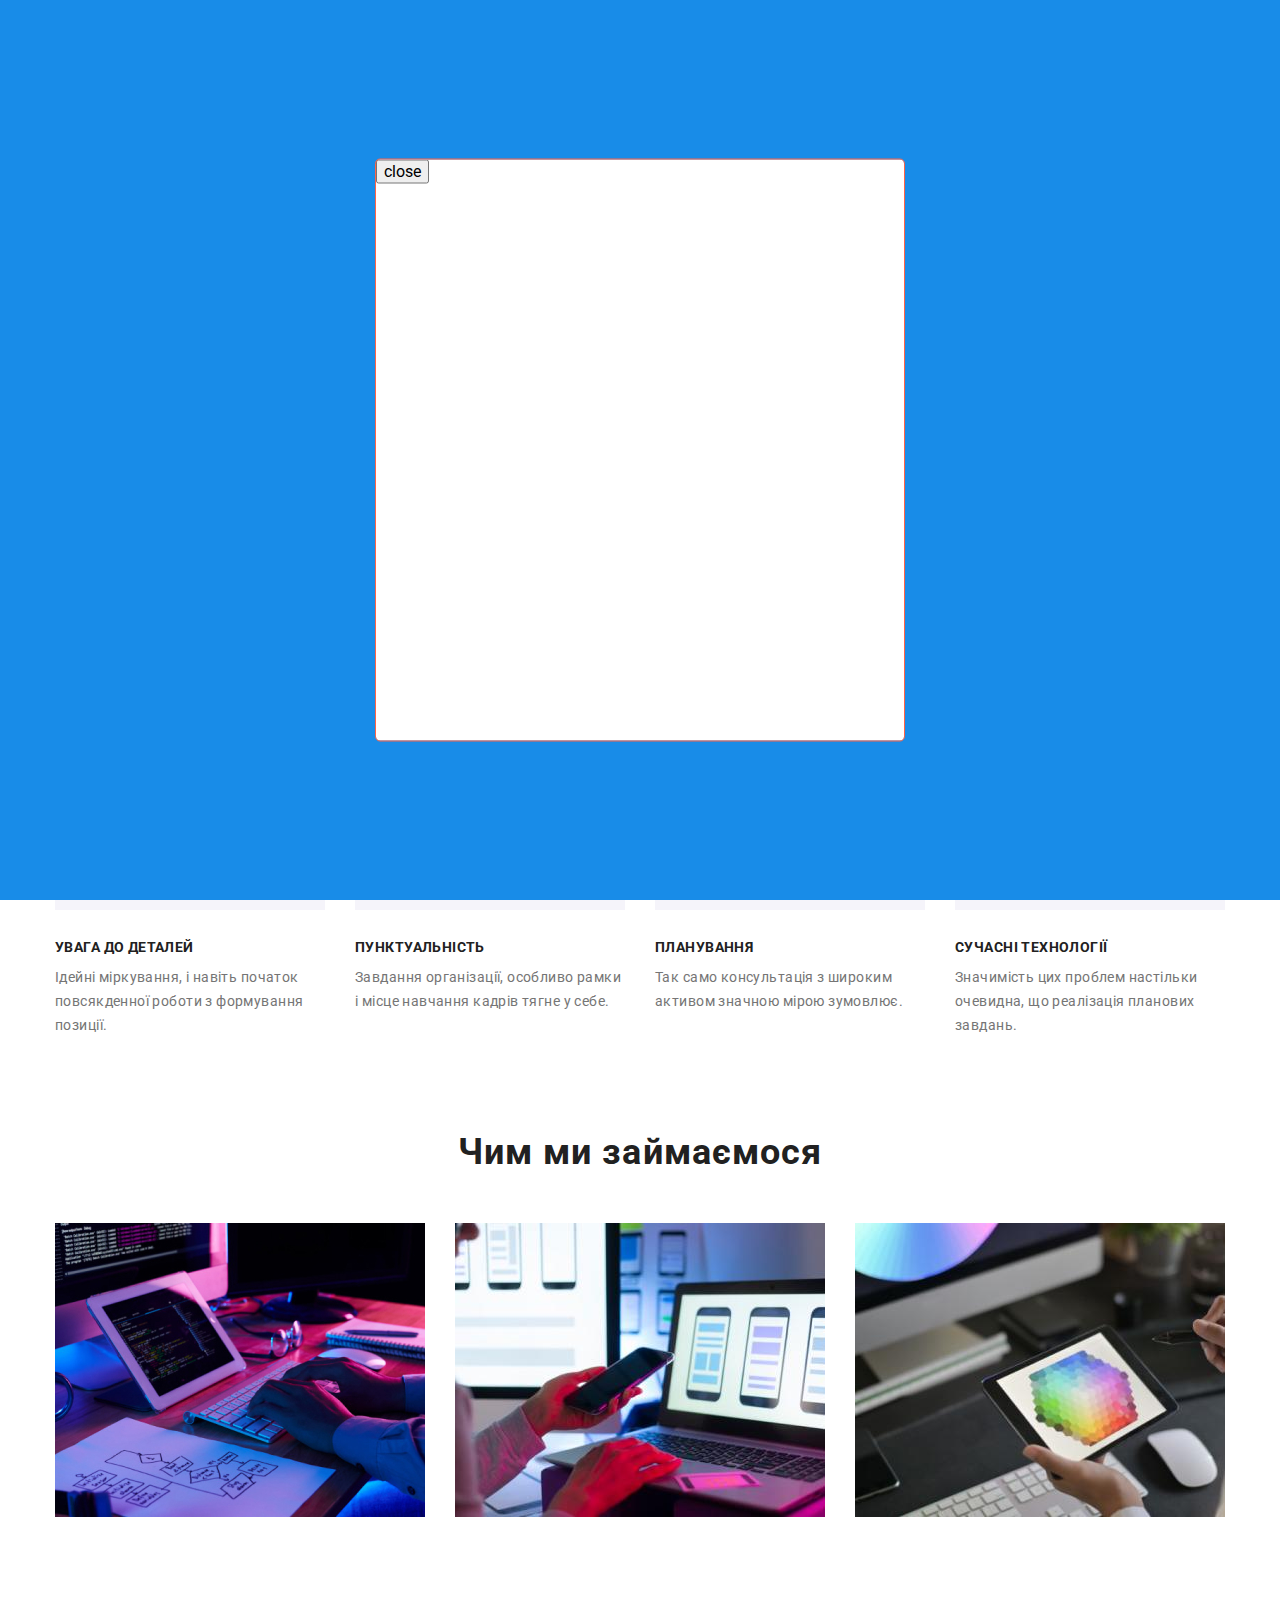
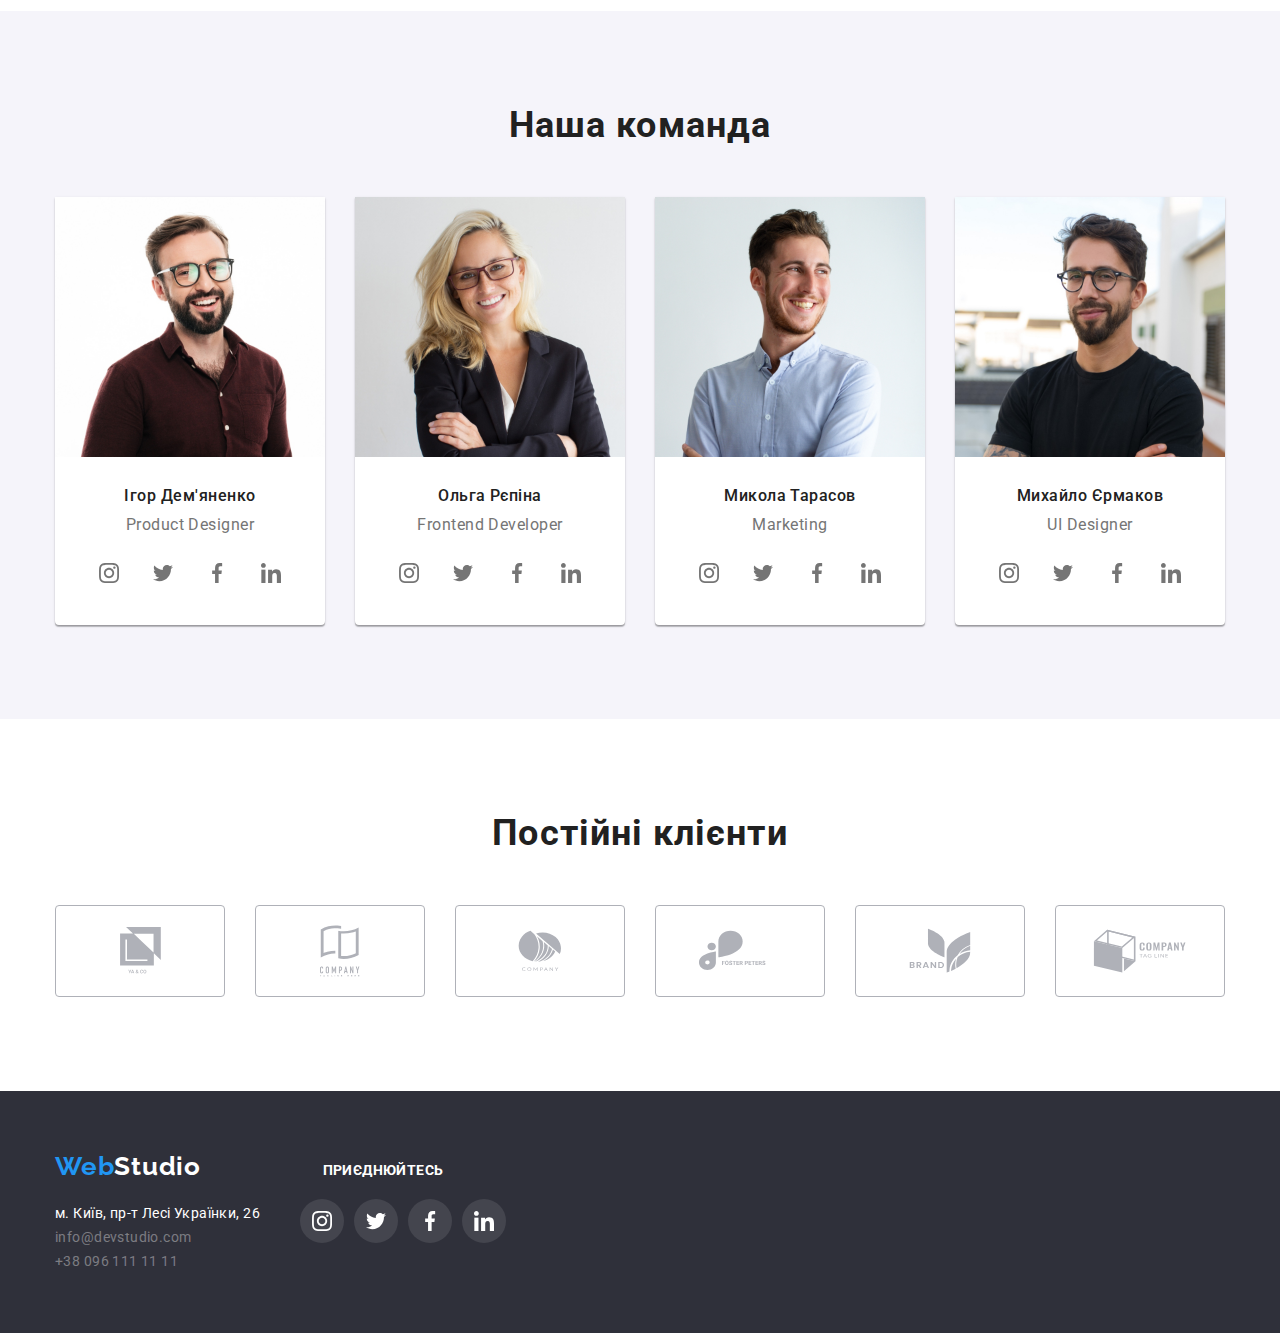
<file: index.html>
<!DOCTYPE html>
<html lang="uk">
  <head>
    <meta charset="UTF-8" />
    <meta http-equiv="X-UA-Compatible" content="IE=edge" />
    <meta name="viewport" content="width=device-width, initial-scale=1.0" />
    <title>webstudio</title>
<link rel="preconnect" href="https://fonts.googleapis.com">
<link rel="preconnect" href="https://fonts.gstatic.com" crossorigin>
<link href="https://fonts.googleapis.com/css2?family=Raleway:wght@700&family=Roboto:wght@400;500;900&display=swap"
  rel="stylesheet">
  <link rel="stylesheet" href="https://cdnjs.cloudflare.com/ajax/libs/modern-normalize/1.1.0/modern-normalize.min.css">
    <link rel="stylesheet" href="./css/style.css">
    
  </head>
  <body>
    <!-- headre -->
    <header class="header">
      <div class="conteiner-header">
       <nav class="navigation">
         <a class="logo" href="./index.html">Web<span class="logoheader">Studio</span></a>
         <ul class="list">
           <li><a class="link current" href="./index.html">Студія</a></li>
           <li><a class="link" href="./portfolio.html">Портфоліо</a></li>
           <li><a class="link" href="">Контакти</a></li>
         </ul>
       </nav>
       <div class="heder-contact">
       <ul class="list">
         <li> 
            <a class="item-header" href="mailto:info@devstudio.com">
              <svg class="icon-contact" width="16" height="12">
                <use href="./images/icons.svg#icon-envelope"></use>
              </svg>
             info@devstudio.com
            </a>
          </li>
         <li><a class="item-header" href="tel:+380961111111">
            <svg class="icon-contact" width="10" height="16">
              <use href="./images/icons.svg#icon-smartphone"></use>
            </svg> +38 096 111 11 11</a>
         </li>
       </ul>
       </div>
      </div>
    </header>
    <main>
<!-- hero -->
      <section class="hero-section">
        <div class="hero-conteiner">
         <h1 class="hero-title">Ефективні рішення для <br> вашого бізнесу</h1>
        <button class="button" type="button" data-modal-open>
          Замовити послугу
         </button>
        </div>
      </section>
<!-- benefits -->
      <section>
        <div class="conteiner">
          <h2 class="visually-hidden">benefits</h2>
         <ul class="list-benefits">

            <li>
              <div class="conteiner-icon">
                <svg width="70" height="70">
                  <use href="./images/icons.svg#icon-antenna"></use>
                </svg>
              </div>
              <h3 class="title-benefits">Увага до деталей</h3>
              <p class="discr-benefits">
                Ідейні міркування, і навіть початок повсякденної роботи з формування позиції.
              </p>
            </li>

            <li>
              <div class="conteiner-icon">
                <svg width="70" height="70">
                  <use href="./images/icons.svg#icon-clock"></use>
                </svg>
              </div>
              <h3 class="title-benefits">Пунктуальність</h3>
              <p class="discr-benefits">
                 Завдання організації, особливо рамки і місце навчання кадрів тягне у себе.
              </p>
            </li>

            <li>
              <div class="conteiner-icon">
                <svg width="70" height="70">
                  <use href="./images/icons.svg#icon-diagram"></use>
                </svg>
              </div>
              <h3 class="title-benefits">Планування</h3>
              <p class="discr-benefits">
                Так само консультація з широким активом значною мірою зумовлює.
              </p>
            </li>

            <li>
              <div class="conteiner-icon">
                <svg width="70" height="70">
                  <use href="./images/icons.svg#icon-astronaut"></use>
                </svg>
              </div>
              <h3 class="title-benefits">Сучасні технології</h3>
              <p class="discr-benefits">
                Значимість цих проблем настільки очевидна, що реалізація планових
                завдань.
              </p>
            </li>
         </ul>
        </div>
      </section>
<!-- about -->
      <section> 
        <div class="conteiner-about">
         <h2 class="title-about"> Чим ми займаємося</h2>
         <ul class="list-about">
          <li> 
          <img src="./images/komputer.jpg" alt="компютер" width="370">
          </li>
          <li> 
            <img src="./images/telefon.jpg" alt="телефон " width="370">
          </li>
          <li> 
            <img src="./images/laptop.jpg" alt="планшет " width="370">
          </li>
         </ul>
        </div>
      </section>
<!-- comand -->
      <section class="comand">
        <div class="conteiner">
         <h2 class="title-comand"> Наша команда</h2>
         <ul class="list-comand">

         <li>
          <div class="card-comand">
             <a href="">
             <img class="comand-pfoto" src="./images/ChristopherWalker.jpg" alt="фото учасника команди" width="270">
             </a>
           <h3 class="name-comand">Ігор Дем'яненко</h3>
           <p class="discr-comand">Product Designer</p>

           <ul class="list-ss">

             <li class="item-ss">
                <a class="link-ss" href="#">
                 <svg width="20" height="20">
                   <use href="./images/icons.svg#icon-instagram"></use>
                 </svg>
                </a>
             </li>

             <li class="item-ss">
                <a class="link-ss" href="#">
                  <svg width="20" height="20">
                    <use href="./images/icons.svg#icon-twitter"></use>
                  </svg>
                </a>
             </li>

             <li class="item-ss">
               <a class="link-ss" href="#">
                 <svg width="20" height="20">
                   <use href="./images/icons.svg#icon-facebook"></use>
                 </svg>
               </a>
              </li>

             <li class="item-ss">
                <a class="link-ss" href="#">
                  <svg width="20" height="20">
                    <use href="./images/icons.svg#icon-linkedin"></use>
                  </svg>
                </a>
             </li>
           </ul>
         </div>
         </li>

         <li>
           <div class="card-comand">
              <a href="">
               <img class="comand-pfoto" src="./images/KylieEvans.jpg" alt="фото учасника команди" width="270">
              </a>
              <h3 class="name-comand">Ольга Рєпіна</h3>
              <p class="discr-comand">Frontend Developer</p>

              <ul class="list-ss">
                <li class="item-ss">
                  <a class="link-ss" href="#">
                    <svg width="20" height="20">
                      <use href="./images/icons.svg#icon-instagram"></use>
                    </svg>
                  </a>
                </li>

                <li class="item-ss">
                  <a class="link-ss" href="#">
                    <svg width="20" height="20">
                      <use href="./images/icons.svg#icon-twitter"></use>
                    </svg>
                  </a>
                </li>

                <li class="item-ss">
                  <a class="link-ss" href="#">
                    <svg width="20" height="20">
                      <use href="./images/icons.svg#icon-facebook"></use>
                    </svg>
                  </a>
                </li>

                <li class="item-ss">
                  <a class="link-ss" href="#">
                    <svg width="20" height="20">
                      <use href="./images/icons.svg#icon-linkedin"></use>
                    </svg>
                  </a>
                </li>
              </ul>
            </div>
         </li>

         <li>
           <div class="card-comand">
              <a href="">
               <img class="comand-pfoto" src="./images/RyanHarris.jpg" alt="фото учасника команди" width="270">
              </a>
              <h3 class="name-comand">Микола Тарасов</h3>
              <p class="discr-comand">Marketing</p>

              <ul class="list-ss">
                <li class="item-ss">
                  <a class="link-ss" href="#">
                    <svg width="20" height="20">
                      <use href="./images/icons.svg#icon-instagram"></use>
                    </svg>
                  </a>
                </li>

                <li class="item-ss">
                  <a class="link-ss" href="#">
                    <svg width="20" height="20">
                      <use href="./images/icons.svg#icon-twitter"></use>
                    </svg>
                  </a>
                </li>

                <li class="item-ss">
                  <a class="link-ss" href="#">
                    <svg width="20" height="20">
                      <use href="./images/icons.svg#icon-facebook"></use>
                    </svg>
                  </a>
                </li>

                <li class="item-ss">
                  <a class="link-ss" href="#">
                    <svg width="20" height="20">
                      <use href="./images/icons.svg#icon-linkedin"></use>
                    </svg>
                  </a>
                </li>
              </ul>
           </div>
         </li>

         <li>
           <div class="card-comand">
             <a href="">
              <img class="comand-pfoto" src="./images/TyleMoore.jpg" alt="фото учасника команди" width="270">
             </a>
             <h3 class="name-comand">Михайло Єрмаков</h3>
             <p class="discr-comand">UI Designer</p>

            <ul class="list-ss">
              <li class="item-ss">
                <a class="link-ss" href="#">
                  <svg width="20" height="20">
                    <use href="./images/icons.svg#icon-instagram"></use>
                  </svg>
                </a>
              </li>

              <li class="item-ss">
                <a class="link-ss" href="#">
                  <svg width="20" height="20">
                    <use href="./images/icons.svg#icon-twitter"></use>
                  </svg>
                </a>
              </li>

              <li class="item-ss">
                <a class="link-ss" href="#">
                  <svg width="20" height="20">
                    <use href="./images/icons.svg#icon-facebook"></use>
                  </svg>
                </a>
              </li>

              <li class="item-ss">
                <a class="link-ss" href="#">
                  <svg width="20" height="20">
                    <use href="./images/icons.svg#icon-linkedin"></use>
                  </svg>
                </a>
              </li>
            </ul>
           </div>
         </li>

         </ul>
        </div>
      </section>
<!-- clients -->
      <section>
        <div class="conteiner">
           <h2 class="title-clients">Постійні клієнти</h2>
           <ul class="list-clients">
             <li class="item-clients">
               <a class="link-clients" href="#"> 
               <svg width="41" height="46.7">
                 <use href="./images/icons.svg#icon-ya"></use>
               </svg>
               </a>
             </li>

            <li class="item-clients">
              <a class="link-clients" href="#">
                <svg width="40" height="52">
                  <use href="./images/icons.svg#icon-tagline-here"></use>
                </svg>
              </a>
            </li>

            <li class="item-clients">
              <a class="link-clients" href="#">
                <svg width="43.46" height="41.18">
                  <use href="./images/icons.svg#icon-company"></use>
                </svg>
              </a>
            </li>

            <li class="item-clients">
              <a class="link-clients" href="#">
                <svg width="84.44" height="40.62">
                  <use href="./images/icons.svg#icon-foster"></use>
                </svg>
              </a>
            </li>

            <li class="item-clients">
              <a class="link-clients" href="#">
                <svg width="62.54" height="45.43">
                  <use href="./images/icons.svg#icon-brand"></use>
                </svg>
              </a>
            </li>

            <li class="item-clients">
              <a class="link-clients" href="#">
                <svg width="93.79" height="43.93">
                  <use href="./images/icons.svg#icon-tag-line"></use>
                </svg>
              </a>
            </li>
           </ul>
        </div>    
      </section>

    </main>
    <!-- footer -->
    <footer class="footer">
      <div class="conteiner-footer">
        <div> 
          <a class="logo" href="./index.html">Web<span class="logofooter">Studio</span></a>
          <div class="conteiner-address">
           <address>  
             <a class="adress" href="https://goo.gl/maps/nomMpyDYktcrUSkX7" target="_blank"
              rel="noopener noreferrer nofollow">м. Київ, пр-т Лесі Українки, 26</a>
             <ul class="list-footer">
              <li><a class="mail-footer" href="mailto:info@devstudio.com"> info@devstudio.com</a></li>
              <li><a class="tel-footer" href="tel:+380961111111"> +38 096 111 11 11</a></li>
             </ul>
           </address>
          </div>
        </div>
        <div>
          <h2 class="title-footer-link">приєднюйтесь</h2>
          <ul class="footer-list-ss">
            <li class="footer-item-ss">
              <a class="footer-link-ss" href="#">
                <svg width="20" height="20">
                  <use href="./images/icons.svg#icon-instagram"></use>
                </svg>
              </a>
            </li>

            <li class="footer-item-ss">
              <a class="footer-link-ss" href="#">
                <svg width="20" height="20">
                  <use href="./images/icons.svg#icon-twitter"></use>
                </svg>
              </a>
            </li>

            <li class="footer-item-ss">
              <a class="footer-link-ss" href="#">
                <svg width="20" height="20">
                  <use href="./images/icons.svg#icon-facebook"></use>
                </svg>
              </a>
            </li>

            <li class="footer-item-ss">
              <a class="footer-link-ss" href="#">
                <svg width="20" height="20">
                  <use href="./images/icons.svg#icon-linkedin"></use>
                </svg>
              </a>
            </li>
          </ul>
        </div>
      </div>
    </footer>
    <!-- modal -->

    <div class="backdrop is-hidden" data-modal>
      <div class="modal">
        <button type="button" data-modal-close>close </button>
      </div>
    </div>
    <script src="./js/modal.js"></script>
    
  </body>
  

  
</html>
</file>
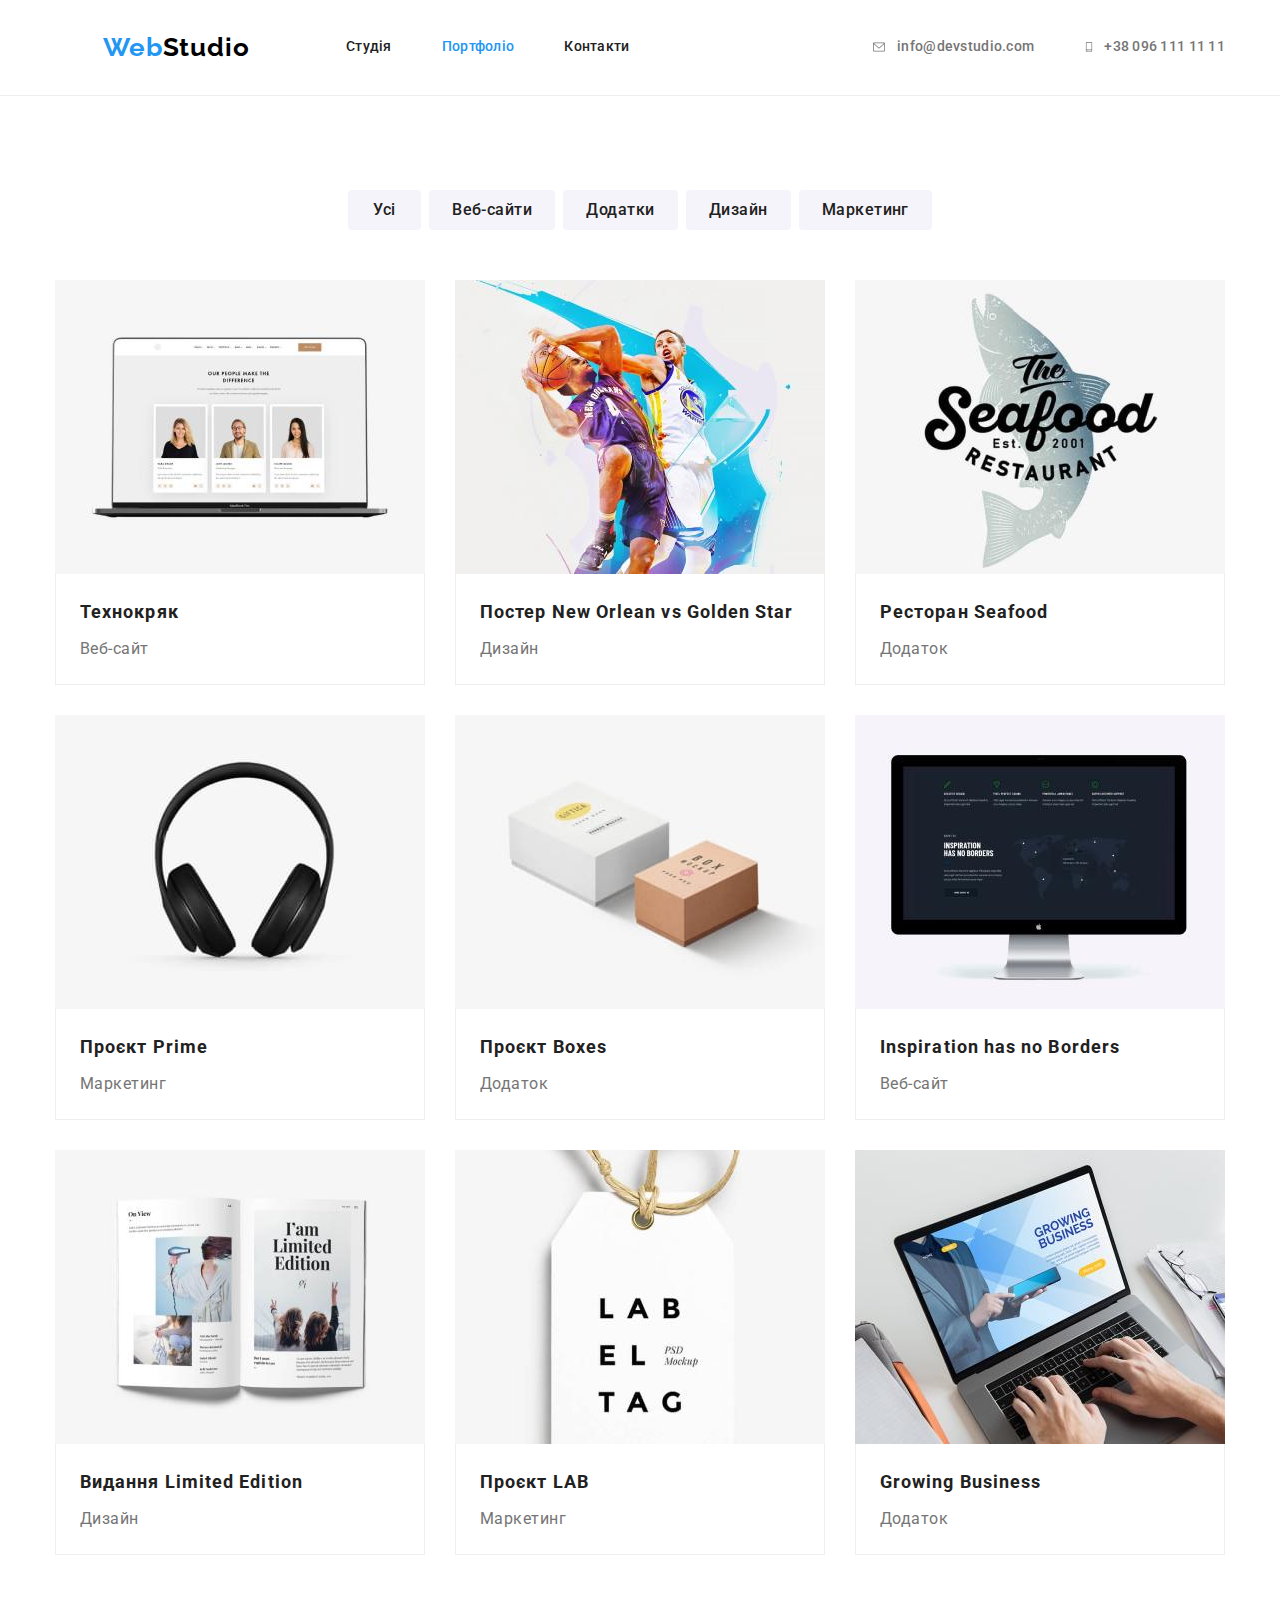
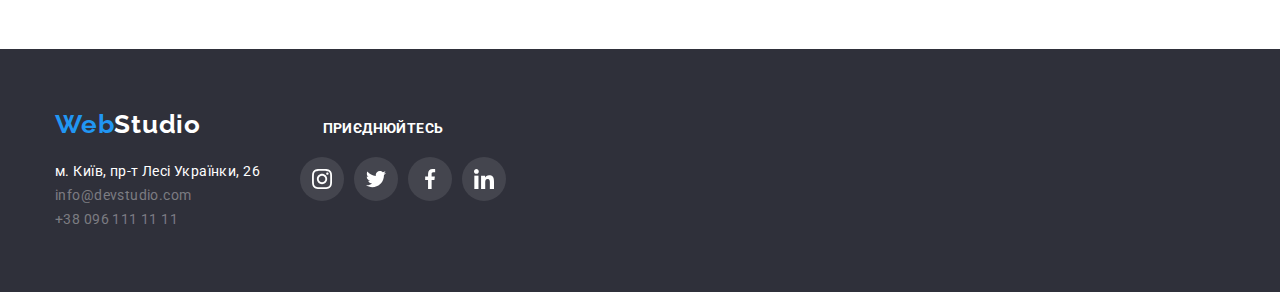
<file: portfolio.html>
<!DOCTYPE html>
<html lang="uk">
<head>
    <meta charset="UTF-8">
    <meta http-equiv="X-UA-Compatible" content="IE=edge">
    <meta name="viewport" content="width=device-width, initial-scale=1.0">
    <title>Document</title>
    <link rel="preconnect" href="https://fonts.googleapis.com">
    <link rel="preconnect" href="https://fonts.gstatic.com" crossorigin>
    <link href="https://fonts.googleapis.com/css2?family=Raleway:wght@700&family=Roboto:wght@400;500;900&display=swap"
      rel="stylesheet">
      <link rel="stylesheet" href="https://cdnjs.cloudflare.com/ajax/libs/modern-normalize/1.1.0/modern-normalize.min.css">
    <link rel="stylesheet" href="./css/style.css">
</head>
<body>
  <!-- header -->
    <header class="header">
      <div class="conteiner-header">
        <nav class="navigation">
          <a class="logo" href="./index.html">Web<span class="logoheader">Studio</span></a>
          <ul class="list">
            <li><a class="link" href="./index.html">Студія</a></li>
            <li><a class="link current" href="./portfolio.html">Портфоліо</a></li>
            <li><a class="link" href="">Контакти</a></li>
          </ul>
        </nav>
        <div class="heder-contact">
          <ul class="list">
            <li>
              <a class="item-header" href="mailto:info@devstudio.com">
                <svg class="icon-contact" width="16" height="12">
                  <use href="./images/icons.svg#icon-envelope"></use>
                </svg>
                info@devstudio.com
              </a>
            </li>
            <li><a class="item-header" href="tel:+380961111111">
                <svg class="icon-contact" width="10" height="16">
                  <use href="./images/icons.svg#icon-smartphone"></use>
                </svg> +38 096 111 11 11</a>
            </li>
          </ul>
        </div>
      </div>
    </header>

  <main>
<!-- portfolio -->
        <section>
          <div class="conteiner">
            <h1 class="visually-hidden">projects</h1>
            <ul class="list-filtr">
                <li > <button class="button-filtr" type="button">Усі</button></li>
                <li> <button class="button-filtr" type="button">Веб-сайти</button></li>
                <li> <button class="button-filtr" type="button">Додатки</button></li>
                <li> <button class="button-filtr" type="button">Дизайн</button></li>
                <li> <button class="button-filtr" type="button">Маркетинг</button></li>
            </ul>
            <ul class="list-projects">
                <li class="project-item">
                  <div class="card-project">
                    <a class="card-content" href="#">
                      <div class="box">
                        <img src="./images/portfolioweb.jpg" alt="ноутбук" width="370" > 
                        <div class="overlay">
                          <p class="overlay-discr">Ресурс пропонує комплексні пропозиції з різним рівнем
                             функціоналу та сервісів. Все це дозволить відвідувачу отримати
                             вичерпні відомості про компанію чи приватну особу.
                          </p>
                        </div>
                      </div>
                     <div class="card-project-discr">
                       <h2  class="card-title">Технокряк</h2>
                       <p class="card-discr">Веб-сайт</p>
                      </div>
                    </a>
                    </div>
                  </li>

                  <li class="project-item">
                    <div class="card-project">
                      <a class="card-content" href="#">
                        <div class="box">
                          <img src="./images/poster.jpg" alt="баскетболісти" width="370">
                         <div class="overlay">
                           <p class="overlay-discr">Ресурс пропонує комплексні пропозиції з різним рівнем
                             функціоналу та сервісів. Все це дозволить відвідувачу отримати
                             вичерпні відомості про компанію чи приватну особу.
                           </p>
                         </div>
                        </div>
                       <div class="card-project-discr">
                         <h2 class="card-title">Постер New Orlean vs Golden Star</h2>
                         <p class="card-discr">Дизайн</p>
                       </div>
                      </a>
                    </div>
                  </li>

                  <li class="project-item">
                    <div class="card-project">
                      <a class="card-content" href="#">
                        <div class="box">
                          <img src="./images/restoran.jpg" alt="постерресторана" width="370">
                         <div class="overlay">
                           <p class="overlay-discr">Ресурс пропонує комплексні пропозиції з різним рівнем
                             функціоналу та сервісів. Все це дозволить відвідувачу отримати
                             вичерпні відомості про компанію чи приватну особу.
                           </p>
                         </div>
                        </div>
                       <div class="card-project-discr">
                         <h2 class="card-title">Ресторан Seafood</h2>
                         <p class="card-discr">Додаток</p>
                       </div>
                      </a>
                    </div>

                  </li>
                  <li class="project-item">
                    <div class="card-project">
                      <a class="card-content" href="#">
                        <div class="box">
                         <img src="./images/prime.jpg" alt="навушники" width="370">
                          <div class="overlay">
                            <p class="overlay-discr">Ресурс пропонує комплексні пропозиції з різним рівнем
                              функціоналу та сервісів. Все це дозволить відвідувачу отримати
                              вичерпні відомості про компанію чи приватну особу.
                            </p>
                          </div>
                       </div>
                       <div class="card-project-discr">
                         <h2 class="card-title">Проєкт Prime</h2>
                         <p class="card-discr">Маркетинг</p>
                       </div>
                      </a>
                    </div>
                  </li>

                  <li class="project-item">
                    <div class="card-project">
                      <a class="card-content" href="#">
                        <div class="box">
                          <img src="./images/box.jpg" alt="дві коробки" width="370">
                         <div class="overlay">
                           <p class="overlay-discr">Ресурс пропонує комплексні пропозиції з різним рівнем
                             функціоналу та сервісів. Все це дозволить відвідувачу отримати
                             вичерпні відомості про компанію чи приватну особу.
                           </p>
                         </div>
                        </div>
                       <div class="card-project-discr">
                         <h2 class="card-title">Проєкт Boxes</h2>
                         <p class="card-discr">Додаток</p>
                       </div>
                      </a>
                    </div>
                  </li>

                  <li class="project-item">
                    <div class="card-project">
                      <a class="card-content" href="#">
                        <div class="box">
                          <img src="./images/inspiration.jpg" alt="ноутбук" width="370">
                         <div class="overlay">
                           <p class="overlay-discr">Ресурс пропонує комплексні пропозиції з різним рівнем
                             функціоналу та сервісів. Все це дозволить відвідувачу отримати
                             вичерпні відомості про компанію чи приватну особу.
                           </p>
                         </div>
                        </div>
                       <div class="card-project-discr">
                         <h2 class="card-title">Inspiration has no Borders</h2>
                         <p class="card-discr">Веб-сайт</p>
                       </div>
                      </a>
                    </div>
                  </li>

                  <li class="project-item">
                    <div class="card-project">
                      <a class="card-content" href="#">
                        <div class="box">
                          <img src="./images/limitededition.jpg" alt="книга" width="370">
                          <div class="overlay">
                            <p class="overlay-discr">Ресурс пропонує комплексні пропозиції з різним рівнем
                              функціоналу та сервісів. Все це дозволить відвідувачу отримати
                              вичерпні відомості про компанію чи приватну особу.
                            </p>
                          </div>
                        </div>
                       <div class="card-project-discr">
                         <h2 class="card-title">Видання Limited Edition</h2>
                         <p class="card-discr">Дизайн</p>
                       </div>
                      </a>
                    </div>
                  </li>

                  <li class="project-item">
                    <div class="card-project">
                      <a class="card-content" href="#">
                        <div class="box">
                           <img src="./images/lab.jpg" alt="лейба" width="370">
                          <div class="overlay">
                            <p class="overlay-discr">Ресурс пропонує комплексні пропозиції з різним рівнем
                              функціоналу та сервісів. Все це дозволить відвідувачу отримати
                              вичерпні відомості про компанію чи приватну особу.
                            </p>
                          </div>
                        </div>
                       <div class="card-project-discr">
                         <h2 class="card-title">Проєкт LAB</h2>
                         <p class="card-discr">Маркетинг</p>
                       </div>
                      </a>
                    </div>
                  </li>

                  <li class="project-item">
                    <div class="card-project">
                      <a class="card-content" href="#">
                        <div class="box">
                           <img src="./images/growing.jpg" alt="ноутбук" width="370">
                          <div class="overlay">
                            <p class="overlay-discr">Ресурс пропонує комплексні пропозиції з різним рівнем
                              функціоналу та сервісів. Все це дозволить відвідувачу отримати
                              вичерпні відомості про компанію чи приватну особу.
                            </p>
                          </div>
                        </div>
                       <div class="card-project-discr">
                        <h2 class="card-title">Growing Business</h2>
                        <p class="card-discr">Додаток</p>
                       </div>
                      </a>
                    </div>
                  </li>
            </ul>
            </div>
        </section>
    </main>
    <!-- footer -->
    <footer class="footer">
      <div class="conteiner-footer">
        <div>
          <a class="logo" href="./index.html">Web<span class="logofooter">Studio</span></a>
          <div class="conteiner-address">
            <address>
              <a class="adress" href="https://goo.gl/maps/nomMpyDYktcrUSkX7" target="_blank"
                rel="noopener noreferrer nofollow">м. Київ, пр-т Лесі Українки, 26</a>
              <ul class="list-footer">
                <li><a class="mail-footer" href="mailto:info@devstudio.com"> info@devstudio.com</a></li>
                <li><a class="tel-footer" href="tel:+380961111111"> +38 096 111 11 11</a></li>
              </ul>
            </address>
          </div>
        </div>
        <div>
          <h2 class="title-footer-link">приєднюйтесь</h2>
          <ul class="footer-list-ss">
            <li class="footer-item-ss">
              <a class="footer-link-ss" href="#">
                <svg width="20" height="20">
                  <use href="./images/icons.svg#icon-instagram"></use>
                </svg>
              </a>
            </li>
            <li class="footer-item-ss">
              <a class="footer-link-ss" href="#">
                <svg width="20" height="20">
                  <use href="./images/icons.svg#icon-twitter"></use>
                </svg>
              </a>
            </li>
            <li class="footer-item-ss">
              <a class="footer-link-ss" href="#">
                <svg width="20" height="20">
                  <use href="./images/icons.svg#icon-facebook"></use>
                </svg>
              </a>
            </li>
            <li class="footer-item-ss">
              <a class="footer-link-ss" href="#">
                <svg width="20" height="20">
                  <use href="./images/icons.svg#icon-linkedin"></use>
                </svg>
              </a>
            </li>
        </div>
      </div>
    </footer>
  </body>
</html>
</file>
<file: css/style.css>
/* @font-face { */
    /* font-family: 'Raleway'; */
    /* font-style: normal; */
    /* font-weight: 700; */
    /* src: local('Raleway'), */
        /* url('../fonts/raleway-v28-latin-700.woff2') format('woff2'), */
/*         */
        /* url('../fonts/raleway-v28-latin-700.woff') format('woff'); */
   /* }     */

    /* @font-face { */
        /* font-family: 'Roboto'; */
        /* font-style: normal; */
        /* font-weight: 400; */
        /* src: local('Roboto'), */
            /* url('../fonts/roboto-v30-latin-regular.woff2') format('woff2'), */
            
            /* url('../fonts/roboto-v30-latin-regular.woff') format('woff'); */
        
    /* } */
/*  */
   
    /* @font-face { */
        /* font-family: 'Roboto'; */
        /* font-style: normal; */
        /* font-weight: 500; */
        /* src: local('Roboto'), */
            /* url('../fonts/roboto-v30-latin-500.woff2') format('woff2'), */
            
            /* url('../fonts/roboto-v30-latin-500.woff') format('woff'); */
        /* Chrome 6+, Firefox 3.6+, IE 9+, Safari 5.1+ */
    /* } */
/*  */
   
    /* @font-face { */
        /* font-family: 'Roboto'; */
        /* font-style: normal; */
        /* font-weight: 700; */
        /* src: local('Roboto'), */
            /* url('../fonts/roboto-v30-latin-700.woff2') format('woff2'), */
            /* Chrome 26+, Opera 23+, Firefox 39+ */
            /* url('../fonts/roboto-v30-latin-700.woff') format('woff'); */
        /* Chrome 6+, Firefox 3.6+, IE 9+, Safari 5.1+ */
    /* } */
/*  */
  
    /* @font-face { */
        /* font-family: 'Roboto'; */
        /* font-style: normal; */
        /* font-weight: 900; */
        /* src: local('Roboto'), */
            /* url('../fonts/roboto-v30-latin-900.woff2') format('woff2'), */
            /* url('../fonts/roboto-v30-latin-900.woff') format('woff'); */
 
    /* } */
/*  */

:root{
    --accent-color:#2196F3;
    --activ-color:#188CE8;
    --primary-text-color:#757575;
    --primary-text-second-color:#212121;
    --black-color:#000000;
    --white-color:#ffffff;
    --color-text-foter:#ffffff60;

    --color-bg-hero:#2F303A;
    --color-bg-section:#F5F5F5;
    --color-bg-ss:#F5F4FA;
    --color-border:rgba(238, 238, 238, 1);
    --color-clients:#AFB1B8;
    --color-bg-link:rgba(255, 255, 255, 0.1);
    --color-border-modal:rgba(0, 0, 0, 0.1);
    --color-bg-backdrop:rgba(0, 0, 0, 0.2);

    

}

body{
    font-family: Roboto, sans-serif;
   
    color: var(--primary-text-color);
    background-color: var(--white-color);
}

*::after,
*::before {
    box-sizing: inherit;
}

img {
    display: block;
    max-width: 100%;
    height: auto;
}

.conteiner{
    width: 1200px;
    padding: 94px 15px;
    margin-left: auto;
    margin-right: auto;
    /* outline: 1px solid tomato; */
}

/* logo */
.logo{
    font-family: Raleway, sans-serif;
    font-weight: 700;
    font-size: 26px;
    line-height: 1.19;
    letter-spacing: 0.03em;
    text-decoration: none;
    color: var(--accent-color);
    
}

.logoheader{
    color: var(--black-color);
}

/* navigation */

.navigation{
    justify-content: space-around;
    align-items: center;
    flex-grow: 1;
    display: flex;
}
   
.list{
    gap:50px;
    display: flex;
    margin: 0 0;
    padding: 0 0;
    font-weight: 500;
    font-size: 14px;
    line-height: 1.14;
    letter-spacing: 0.02em;
    list-style-type: none;
    
}

.link{
    padding-top: 32px;
    padding-bottom: 32px;
    color: var(--primary-text-second-color);
    text-decoration: none;
    transition: color 250ms cubic-bezier(0.4, 0, 0.2, 1)
    
}

.current{
    color: var(--accent-color);
    
}

.link:hover,
.link:focus{
    color: var(--accent-color)
}
/* header */
.header{
    border-bottom: 1px solid var(--color-border);
}

.conteiner-header {
    
    align-items: center;
    justify-content: space-between;
    display: flex;
    width: 1200px;
    padding: 32px 15px;
    padding-left: 15px;
    padding-right: 15px;
    margin-left: auto;
    margin-right: auto;
}
.heder-contact {
    display: flex;
    justify-content: flex-end;
    flex-grow: 1;
}

.item-header{
    text-decoration: none;
    color: var(--primary-text-color);
    display: flex;
    align-items: center;
    transition: color 250ms cubic-bezier(0.4, 0, 0.2, 1);
    
}

.item-header:hover,
.item-header:focus{
    color:var(--accent-color)
}

.icon-contact{
    fill: currentColor;
    margin-right:10px;

}

/* hero */
.hero-section{
    height: 600px;
    max-width: 1600px;
    margin: 0 auto;
    background-size: cover;
    background-repeat: no-repeat;
    background-position: center;

    text-align: center;
    color: var(--white-color);
    background-color: var(--color-bg-hero);
    background-image: linear-gradient( to right,
     rgba(47, 48, 58, 0.4),
     rgba(47, 48, 58, 0.4)),
     url(../images/hero.jpg);
    
}
.hero-conteiner{
    padding-top: 200px;
    padding-bottom: 200px ;
    width: 1200px;
    padding-left: 15px;
    padding-right: 15px;
    margin-left: auto;
    margin-right: auto;
}

.hero-title {
    margin: 0 0 30px;
    font-weight: 900;
    font-size: 44px;
    line-height: 1.66;
    letter-spacing: 0.06em;
    text-transform: uppercase;
}

.button{
    font-family: inherit;
    font-weight: 700;
    font-size: 16px;
    line-height: 1.88;
    text-align: center;
    letter-spacing: 0.06em;
    display: inline-block;
    /* min-width: 216px; */
    border-radius: 4px;
    border: 1px solid transparent;
    padding: 10px 32px;
    cursor: pointer;
    color: var(--white-color);
    background-color: var(--accent-color);
    transition: background-color 250ms cubic-bezier(0.4, 0, 0.2, 1);
}

.button:hover,
.button:focus{
    background-color:var(--activ-color);
}

/* modal */
.backdrop{
    position: fixed;
            top: 0;
            left: 0;
            width: 100%;
            height: 100%;
            background-color: #188CE8;
   /* opacity: 1; */
   /* transition: opacity 250ms cubic-bezier(0.4, 0, 0.2, 1); */
}

/* .backdrop.is-hidden .modal { */
    /* transform: translate(-50%, -50%) scale(0.2); */
/* } */
/*  */
.modal{
    position: absolute;
    top: 50%;
    left: 50%;    
    max-width: 528px;
    max-height: 581px;
    width: 100%;
    height: 100%;
    transform: translate(-50%, -50%);
    background-color: var(--white-color);
    border-radius: 4px;
    /* transition: transform 250ms cubic-bezier(0.4, 0, 0.2, 1); */
    outline: 1px solid tomato;
/*      */
}

.is-hiden {
    opacity: 0;
    visibility: hidden;
    pointer-events: none;

}
/* .close{ */
    /* position: absolute; */
    /* top: 8px; */
    /* right: 8px; */
    /* width: 30px; */
    /* height: 30px;  */
    /* display: flex; */
    /* align-items: center;    */
    /* border-radius: 50%; */
    /* border: 1px solid var(--color-border-modal); */
    /* background-color: var(--white-color); */
/*      */
/* } */
/* benefits */

.visually-hidden{
 position: absolute;
 white-space: nowrap;
 width: 1px;
 height: 1px;
 overflow: hidden;
 border: 0;
 padding: 0;
 clip: rect(0 0 0 0);
 clip-path: inset(50%);
 margin: -1px;
}

.conteiner-icon{
    display: flex;
    align-items: center;
    justify-content: center;
    width: 270px;
    height: 120px;
    background-color: var(--color-bg-ss);
    margin-bottom: 30px;

}

.list-benefits{
    gap:30px;
    display: flex;
    padding: 0;
    margin: 0 0;
    list-style-type: none;
}
.title-benefits{
    margin: 0 0 10px;
    font-weight: 700;
    font-size: 14px;
    line-height: 1.14;
    letter-spacing: 0.03em;
    text-transform: uppercase;
    color:var(--primary-text-second-color);
}

.discr-benefits{
    margin: 0 0;
    font-weight: 400;
    font-size: 14px;
    line-height:1.71;
    letter-spacing: 0.03em;
}

/* about */

.conteiner-about{
    width: 1200px;
    padding: 0 15px 94px;
    margin-left: auto;
    margin-right: auto;
        /* outline: 1px solid tomato; */

}
.title-about{
    margin: 0 0 50px;
    font-weight: 700;
    font-size: 36px;
    line-height: 1.16;
    text-align: center;
    letter-spacing: 0.03em;
    color: var(--primary-text-second-color);     
}

.list-about{
    gap: 30px;
    display: flex;
    margin: 0 0;
    padding: 0;
    list-style-type: none;
}

/* comand */

.comand{
    background-color: var(--color-bg-ss);
}

.title-comand{
    margin: 0 0 50px;
    font-weight: 700;
    font-size: 36px;
    line-height: 1.16;
    text-align: center;
    letter-spacing: 0.03em;
    color: var(--primary-text-second-color);
}

.list-comand{
    gap: 30px;
    display: flex;
    margin: 0 0;
    padding: 0 0;
    list-style-type: none;
}

.comand-pfoto{
    margin: 0 0 30px;
}

.name-comand{
    margin: 0 0 10px;
    font-weight: 500;
    font-size: 16px;
    line-height: 1.18;   
    letter-spacing: 0.03em;
    text-align: center;
    color:var(--primary-text-second-color);
}

.discr-comand{
    
    margin: 0 0 16px;
    font-size: 16px;
    line-height: 1.18;
    letter-spacing: 0.03em;
    text-align: center;
}

.list-ss{
    display: flex;
    justify-content: center;
    align-items: center;
    gap: 10px;
    list-style-type: none;
    padding: 0 0 30px;
    
}

.item-ss{
    width: 44px;
    height: 44px;
}

.link-ss{
    display: flex;
    justify-content: center;
    align-items: center;
    width: 100%;
    height: 100%;
    border-radius: 50%;
    fill: var(--primary-text-color);
    transition: background-color 250ms cubic-bezier(0.4, 0, 0.2, 1),fill 250ms cubic-bezier(0.4, 0, 0.2, 1);
    
}

.link-ss:hover{
    background-color: var(--accent-color);
    fill: var(--white-color);  
}
 
 .card-comand{
    box-shadow: 0px 1px 3px rgba(0, 0, 0, 0.12), 0px 1px 1px rgba(0, 0, 0, 0.14), 0px 2px 1px rgba(0, 0, 0, 0.2);
    border-radius: 0px 0px 4px 4px;
    background-color: var(--white-color);
 }

 /* clients */

 .title-clients{
    font-weight: 700;
    font-size: 36px;
    line-height: 1.16;
    text-align: center;
    letter-spacing: 0.03em;
    color: var(--primary-text-second-color);
    margin: 0 0 50px;
 }

 .list-clients{
    display: flex;
    justify-content: center;
    align-items: center;
    gap: 30px;
    list-style-type: none;
    margin: 0 0;
    padding: 0 0;
 }

 .item-clients{
    width: 170px;
    height: 92px;
 }

 .link-clients{
    display: flex;
    align-items: center;
    justify-content: center;
    width: 100%;
    height: 100%;
    fill: var(--color-clients);
    border: 1px solid var(--color-clients);
    border-radius: 4px;
    cursor: pointer;
    transition: border 250ms cubic-bezier(0.4, 0, 0.2, 1), fill 250ms cubic-bezier(0.4, 0, 0.2, 1)
 }

 .link-clients:hover{
    fill: var(--accent-color); 
    border: 1px solid var(--accent-color);
 }

/* footer */

.footer{
    background-color: var(--color-bg-hero);
}

.conteiner-footer{
    display: flex;
    align-items: baseline;
    padding-top: 60px;
    padding-bottom: 60px;
    width: 1200px;
    padding-left: 15px;
    padding-right: 15px;
    margin-left: auto;
    margin-right: auto;
}
.logofooter{
    
    font-weight: 700;
    font-size: 26px;
    line-height: 1.19;   
    letter-spacing: 0.03em;
    color:var(--white-color);
}

.conteiner-address{
    margin: 20px 0 0;
}

.adress{
   
    font-style: normal;
    font-weight: 400;
    font-size: 14px;
    line-height: 1.71;   
    letter-spacing: 0.03em;
    text-decoration: none;
    color: var(--white-color);
}

.list-footer{
    margin: 0;
    padding: 0 0 ;
    list-style-type: none;
    
}
.mail-footer,
.tel-footer{
    font-style: normal;
    font-weight: 400;
    font-size: 14px;
    line-height: 1.71;   
    letter-spacing: 0.03em;
    color: var(--color-text-foter);
    text-decoration: none;
}

.title-footer-link{
    font-weight: 700;
    font-size: 14px;
    line-height: 1.14;
    letter-spacing: 0.03em;
    text-transform: uppercase;
    text-align: center;
    color: var(--white-color);
    margin: 0 0 20px;
}

.footer-list-ss {
    display: flex;
    justify-content: center;
    align-items: center;
    margin: 0 0;
    gap: 10px;
    list-style-type: none;
    

}

.footer-item-ss {
    width: 44px;
    height: 44px;
}

.footer-link-ss {
    display: flex;
    justify-content: center;
    align-items: center;
    width: 100%;
    height: 100%;
    border-radius: 50%;
    background-color: var(--color-bg-link);
    fill: var(--white-color);
    transition: background-color 250ms cubic-bezier(0.4, 0, 0.2, 1);
}

.footer-link-ss:hover {
    background-color: var(--accent-color);
    
}
/* стилі для портфоліо */

/* фільтри */
.list-filtr{
    display: flex;
    align-items: center;
    justify-content: center;
    gap:8px;
    list-style-type: none;
    padding: 0 0;
    margin: 0 0 50px;

}

.button-filtr{
    font-family: inherit;
    font-weight: 500;
    font-size: 16px;
    line-height: 1.62;
    text-align: center;
    letter-spacing: 0.03em;
    color:var(--primary-text-second-color);
    background-color: var(--color-bg-ss);
    border-radius: 4px;
    border:1px solid transparent;
    cursor: pointer;
    padding: 6px 22px;
    min-width: 73px;
    transition: background-color 250ms cubic-bezier(0.4, 0, 0.2, 1), color 250ms cubic-bezier(0.4, 0, 0.2, 1);
}
.button-filtr :first-child{
    padding: 6px 25px;
}

.button-filtr:hover,
.button-filtr:focus{
    color: var(--white-color);
    background-color: var(--accent-color);
    
}

/* проекти */
.list-projects{
    padding: 0;
    margin: 0;
    display: flex;
    gap: 30px;
    flex-wrap: wrap;
    list-style-type: none;
    
}

.project-item{
    transition: box-shadow 250ms cubic-bezier(0.4, 0, 0.2, 1);
    width: calc((100% - 60px) / 3);
}
.card-content{
    text-decoration: none;
    color: var(--primary-text-color);
}

.project-item:hover{
    box-shadow: 0px 1px 1px rgba(0, 0, 0, 0.12), 
    0px 4px 4px rgba(0, 0, 0, 0.06), 
    1px 4px 6px rgba(0, 0, 0, 0.16);
}

.box{
    position: relative;
    width: 100%;
    height: 100%;
    margin: 0 auto;
    /* background-color: var(--accent-color); */
    overflow: hidden;
}

.project-item:hover .overlay{
    transform: translatey(0);
}

.overlay{
    position: absolute;
    top: 0;
    left: 0;
    width: 100%;
    height: 100%;
    background-color: var(--accent-color);
    transform: translatey(100%);
    transition: 250ms cubic-bezier(0.4, 0, 0.2, 1);
}

.overlay-discr{
    padding: 63px 18px 63px 30px;
font-size: 18px;
line-height: 1.56;
letter-spacing: 0.03em;
color: var(--white-color);
}

.card-title{
    margin: 0 0 4px;
    font-weight: 700;
    font-size: 18px;
    line-height: 2;   
    letter-spacing: 0.06em;
    color: var(--primary-text-second-color);
        
}

.card-discr{
    margin: 0 0;
    font-size: 16px;
    line-height: 1.88;
    letter-spacing: 0.03em;
    
}
/* .card-project{ */
   /* outline: 1px solid tomato; */
/* } */

.card-project-discr{
    padding: 20px 24px;
    border-bottom: 1px solid var(--color-border);
    border-left: 1px solid var(--color-border);
    border-right: 1px solid var(--color-border);
}
</file>
